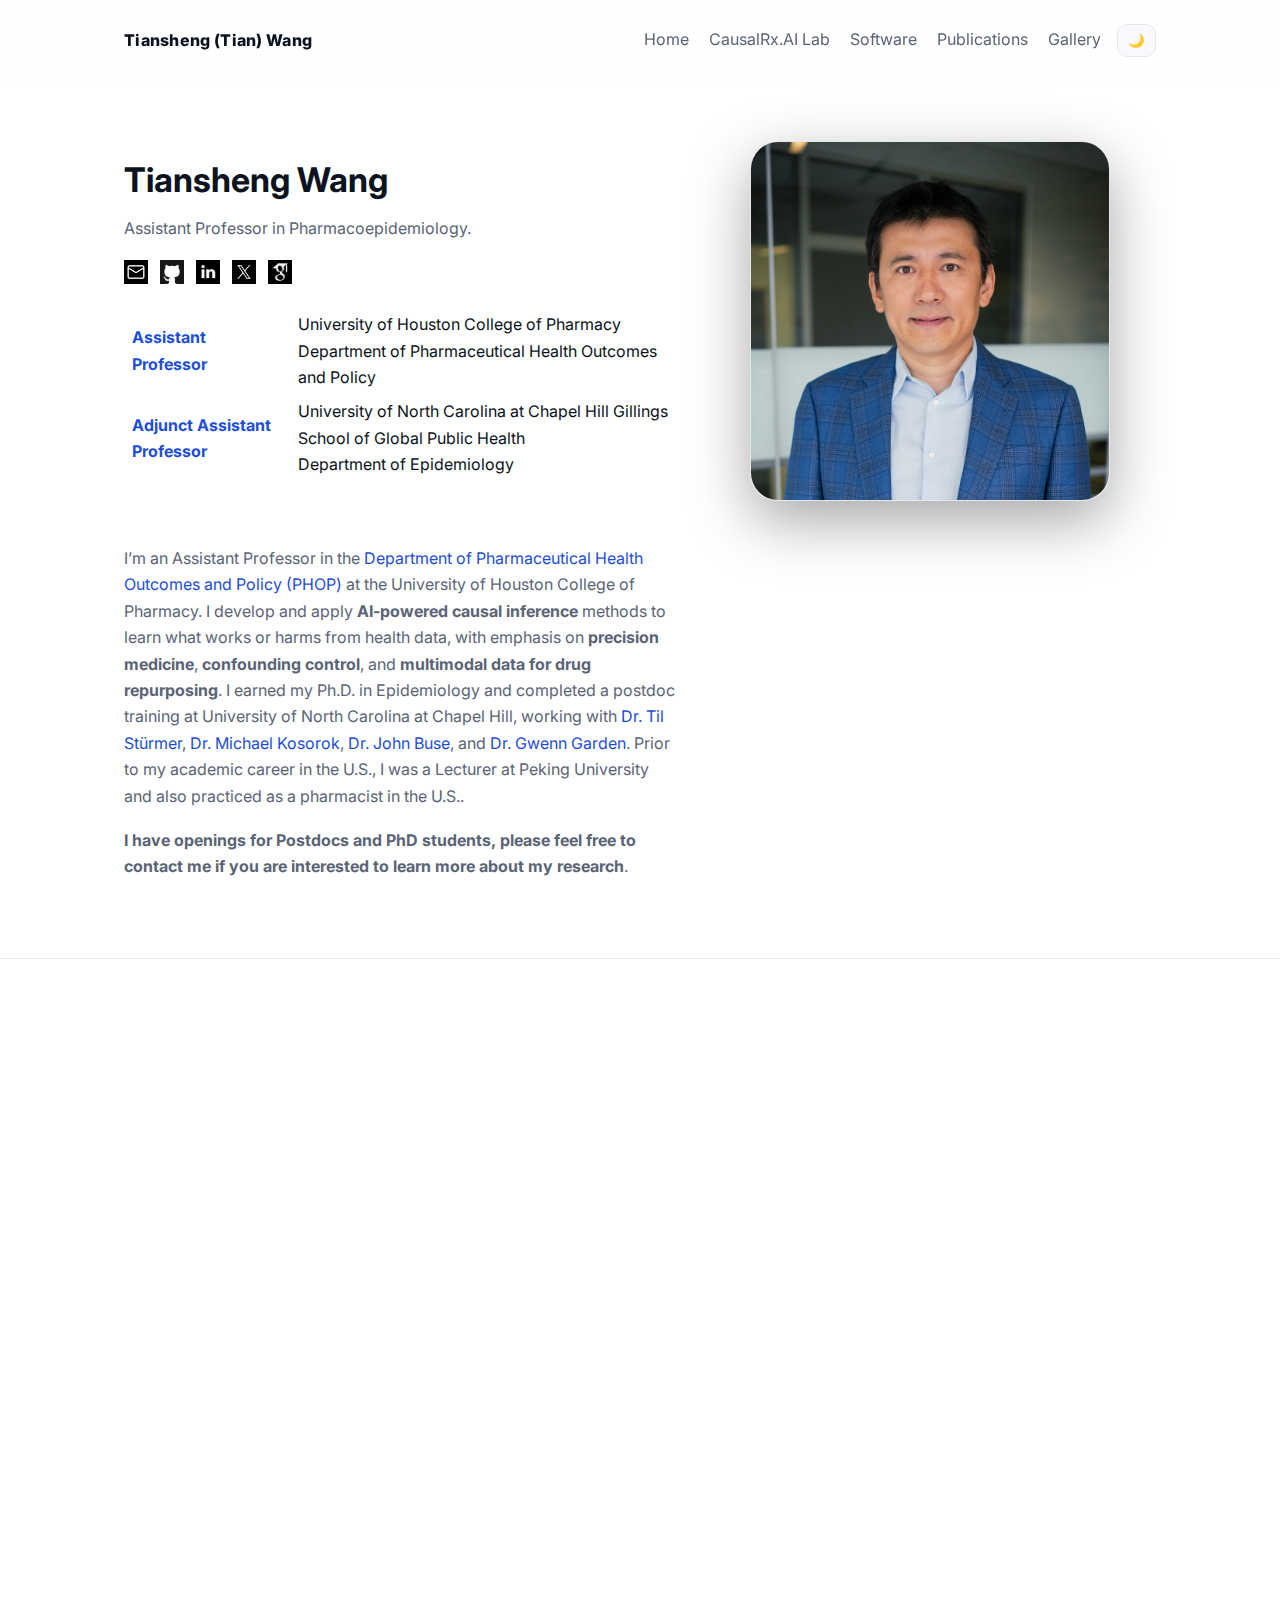
<file: index.html>
<!doctype html>
<html lang="en">
<head>
  <meta charset="utf-8" />
  <meta name="viewport" content="width=device-width, initial-scale=1" />
  <title>Tiansheng (Tian) Wang — Pharmacoepidemiology • Causal Inference • ML</title>
  <meta name="description" content="Assistant Professor (PHOP, UH). Pharmacoepidemiology, AI-powered causal inference, machine learning, real-world data." />

  <!-- Fonts + shared styles -->
  <link rel="preconnect" href="https://fonts.googleapis.com">
  <link rel="preconnect" href="https://fonts.gstatic.com" crossorigin>
  <link href="https://fonts.googleapis.com/css2?family=Inter:wght@300;400;500;600;700;800&display=swap" rel="stylesheet">

  <!-- Site CSS -->
  <link rel="stylesheet" href="/assets/styles.css">

  <!-- Font Awesome (for icons) -->
  <link rel="stylesheet" href="https://cdnjs.cloudflare.com/ajax/libs/font-awesome/6.5.2/css/all.min.css">

  <!-- Favicon -->
  <link rel="icon" href="/images/favicon.jpg" sizes="32x32">
  <link rel="icon" type="image/svg+xml" href="/images/favicon.svg">
</head>
<body>

<header>
  <div class="container">
    <nav>
      <div class="brand">Tiansheng (Tian) Wang</div>
      <div class="nav">
        <a href="#home">Home</a>
        <a href="/lab.html">CausalRx.AI Lab</a>
        <a href="/software.html">Software</a>
        <a href="/publications.html">Publications</a>
        <a href="/gallery.html">Gallery</a>
        <button id="themeToggle" class="toggle" aria-label="Toggle light/dark">🌙</button>
      </div>
    </nav>
  </div>
</header>

<main>
  <!-- Hero -->
  <section class="hero reveal" id="home">
    <div class="blob b1"></div>
    <div class="blob b2"></div>

    <div class="container grid">
      <!-- LEFT COLUMN -->
      <div class="left">
        <h1 class="title">Tiansheng Wang</h1>
        <p class="subtitle" style="margin-top:16px;">Assistant Professor in Pharmacoepidemiology.</p>

        <!-- Social icons -->
        <div style="margin:8px 0;">
          <a href="mailto:tianwang@uh.edu" target="_blank"><img src="/images/icons/mail.jpg" alt="Email" style="width:24px;height:24px;margin-right:8px;"></a>
          <a href="https://github.com/tianshengwang" target="_blank"><img src="/images/icons/github.jpg" alt="GitHub" style="width:24px;height:24px;margin-right:8px;"></a>
          <a href="https://www.linkedin.com/in/tiansheng-wang-194a3460" target="_blank"><img src="/images/icons/linkedin.jpg" alt="LinkedIn" style="width:24px;height:24px;margin-right:8px;"></a>
          <a href="https://x.com/_tianshengwang" target="_blank"><img src="/images/icons/x.jpg" alt="X" style="width:24px;height:24px;margin-right:8px;"></a>
          <a href="https://scholar.google.com/citations?user=JYtT5K8AAAAJ&hl=en" target="_blank"><img src="/images/icons/google-scholar.jpg" alt="Google Scholar" style="width:24px;height:24px;"></a>
        </div>

        <!-- Affiliations -->
        <table style="margin-top:16px;border-collapse:collapse;">
          <tr>
            <td style="padding:4px 8px;font-weight:bold;">
      <a href="https://www.uh.edu/pharmacy/about-us/directory-home/phop-faculty/tiansheng-wang/"
         target="_blank" rel="noopener">
        Assistant Professor
      </a>
    </td>
            <td style="padding:4px 8px;">University of Houston College of Pharmacy<br>Department of Pharmaceutical Health Outcomes and Policy</td>
          </tr>
          <tr>
            <td style="padding:4px 8px;font-weight:bold;">
                <a href="https://sph.unc.edu/adv_profile/tiansheng-wang/"
         target="_blank" rel="noopener">
              Adjunct Assistant Professor</td>
            <td style="padding:4px 8px;">University of North Carolina at Chapel Hill Gillings School of Global Public Health <br>Department of Epidemiology</td>
          </tr>
        </table>
      </div>

      <!-- RIGHT COLUMN -->
      <div class="right avatarWrap">
        <img class="avatar" src="/images/Tian_UHAP23.jpg" alt="Tiansheng (Tian) Wang portrait" />
      </div>

      <!-- FULL-WIDTH INTRO BELOW BOTH COLUMNS -->
      <div class="intro-wide">
        <p class="subtitle" style="margin-top:16px;">
          I’m an Assistant Professor in the 
          <a href="https://www.uh.edu/pharmacy/about-us/academic-depts/phop/" target="_blank" rel="noopener"> Department of Pharmaceutical Health Outcomes and Policy (PHOP) </a>
          at the University of Houston College of Pharmacy. 
          I develop and apply <strong>AI-powered causal inference</strong> methods to learn what works or harms from health data,
          with emphasis on <strong>precision medicine</strong>, <strong>confounding control</strong>, and
          <strong>multimodal data for drug repurposing</strong>.
          I earned my Ph.D. in Epidemiology and completed a postdoc training at University of North Carolina at Chapel Hill, working with
          <a href="https://sph.unc.edu/adv_profile/til-sturmer-md-phd/" target="_blank" rel="noopener noreferrer">Dr. Til Stürmer</a>, 
          <a href="https://sph.unc.edu/adv_profile/michael-r-kosorok-phd/" target="_blank" rel="noopener noreferrer">Dr. Michael Kosorok</a>,
          <a href="https://www.med.unc.edu/medicine/endocrinology-metabolism/people/john-buse-md-phd/" target="_blank" rel="noopener noreferrer">Dr. John Buse</a>, and 
          <a href="https://www.med.unc.edu/neurology/people/gwenn-a-garden-md-phd/" target="_blank" rel="noopener noreferrer">Dr. Gwenn Garden</a>.
          Prior to my academic career in the U.S., I was a Lecturer at Peking University and also practiced as a pharmacist in the U.S..
        </p>

        <p class="subtitle" style="margin-top:16px;">
          <strong>I have openings for Postdocs and PhD students, please feel free to contact me if you are interested to learn more about my research</strong>.
        </p>
      </div>
    </div>
  </section>

  <!-- Latest News -->
  <section id="latest-news" class="reveal">
    <div class="container">
      <h2>Latest News</h2>
      <ul>
        <li><strong>Oct 2025:</strong> 
        <i class="fa-solid fa-trophy" style="color:#f5b700; margin-right:6px;"></i>
        Honored to receive the 
          <a href="https://www.naccdata.org/nacc-navigator/blog2025-niap-awardees/" target="_blank" rel="noopener" title="Alzheimer’s Association &amp; NACC New Investigator Award winners">
    Alzheimer’s Association &amp; NACC New Investigators Award
          </a>.
        </li> 
        <li>
        <strong>Oct 2025:</strong> 
        <i class="fa-solid fa-university" style="color:#3b82f6; margin-right:6px;"></i>
        Start adjunct assistant professor position at Dept. of Epidemiology, University of North Carolina at Chapel Hill Gillings School of Global Public Health
      </li>  
        <li><strong>Sep 2025:</strong> 
          <i class="fa-solid fa-microphone" style="color:#c8102e; margin-right:6px;"></i>
          Present at 11th Annual UNC Center for Pharmacoepidemiology Methods Symposium on Using of Proximal Causal Inference to Address Unmeasured Confounding in Pharmacoepidemiology Studies.
        </li>
      <li>
        <strong>Sep 2025:</strong> 
        <i class="fa-solid fa-university" style="color:#3b82f6; margin-right:6px;"></i>
        Start tenure-track assistant professor position at Dept. of Pharmaceutical Health Outcomes and Policy, University of Houston College of Pharmacy.
      </li>        
        <li><strong>Aug 2025:</strong> 
          <i class="fa-solid fa-microphone" style="color:#c8102e; margin-right:6px;"></i>
          Present at ISPE 2025 on developing novel methods for confounding control using longitudinal pattern at baseline period. 
          <strong>Talk 1</strong>: preventative drug trajectories for confounding control; 
          <strong>Talk 2</strong>: temporal high-dimensional propensity score.
        </li>
      </ul>
    </div>
  </section>

<!-- Active Research Areas -->
  <section id="active-research" class="reveal">
    <div class="container">
      <h2>Active Research Areas</h2>

      <!-- Panel 1 -->
      <div class="panel">
        <h3>Precision Medicine</h3>
        <div class="panel-items">
          <article class="paper">
            <div class="meta">
              <ul>
                <li><a href="https://doi.org/10.1093/aje/kwad219" target="_blank"><strong>Iterative Causal Forest (iCF)</strong></a> — <em>Am J Epidemiol</em>, 2024</li>
                We've developed a machine learning subgrouping algorithm based on causal forest to better identify subpopulation who will benefit (or be harmed) more from a specific treatment.
                The iCF algorithm iteratively develops shallow causal forests at different depths to obtain a family of subgroup decisions, 
                then picks the cross-validated subgroup decision that best predicts causal treatment effect as the final output (subgroup decision).
              </ul>
            </div>
            <figure class="figure-card">
              <img src="/images/figures/FIGURE1_all_Panels_AB.jpg" alt="iCF workflow">
              <figcaption class="caption">iCF workflow</figcaption>
            </figure>
          </article>

          <article class="paper">
            <div class="meta">
              <ul>
                <li><a href="https://doi.org/10.1093/aje/kwae322" target="_blank"><strong>High-dimensional Iterative Causal Forest (hdiCF)</strong></a> — <em>Am J Epidemiol</em>, 2024</li>
                We developed hdiCF, the high-dimensional extension of our iterative Causal Forest (iCF) algorithm. 
                hdiCF uses diagnosis/procedure/prescription codes (i.e., does not require predefined covariates) to identify subgroups with heterogeneous treatment effects in claims data. 
                We demonstrate its utility using a case study of SGLT2i and hospitalized heart failure.
              </ul>
            </div>
            <figure class="figure-card">
              <img src="/images/figures/FIGURE1_hdiCF_3KEYsteps.jpg" alt="hdiCF schematic">
              <figcaption class="caption">hdiCF workflow</figcaption>
            </figure>
          </article>

          <article class="paper">
            <div class="meta">
              <ul>
                <li><a href="https://doi.org/10.1093/aje/kwaf127" target="_blank"><strong>High-dimensional method for assessing heterogeneous treatment effect in Claims</strong></a> — <em>Am J Epidemiol</em>, 2025</li>
                We introduced a new high-dimensional setting (one ordinal variable per diagnosis/procedure/prescription code) to better identify and evaluate treatment effect heterogeneity in large real-world datasets.
              </ul>
            </div>
            <figure class="figure-card">
              <img src="/images/figures/FIG2_HDsetting_comparison.jpg" alt="High-dimensional blocks">
              <figcaption class="caption">Comparing two HD settings</figcaption>
            </figure>
          </article>
        </div>
      </div>

      <!-- Panel 2 -->
      <div class="panel">
        <h3>Confounding Control</h3>
        <div class="panel-items">
          <article class="paper">
            <div class="meta">
              <ul>
                <li><a href="https://doi.org/10.1093/aje/kwaf044" target="_blank"><strong>Caution in Handling Switchers in Pharmacoepidemiologic Studies Estimating Treatment Effects</strong></a> — <em>Am J Epidemiol</em>, 2025</li>
                We highlighted the study design flaw in a specific type of time-varying exposure design, 
                which only allows individuals from the comparator group to switch to the treatment group but not the other way around (asymmetrical follow-up), inducing time-related bias.
              </ul>
            </div>
            <figure class="figure-card">
              <img src="/images/figures/Fig1_ACNUvsTVE_v3.jpg" alt="Switchers vs strategies">
              <figcaption class="caption">Handling switchers by different study designs</figcaption>
            </figure>
          </article>

          <article class="paper">
            <div class="meta">
              <ul>
                <li><strong>Temporal pattern for confounding control</strong></li>
                Work in progress, more coming soon.
              </ul>
            </div>
            <figure class="figure-card">
              <img src="/images/figures/trajectory.jpg" alt="thdPS timeline">
              <figcaption class="caption">Longitudinal pattern for confounding control</figcaption>
            </figure>
          </article>
        </div>
      </div>

      <!-- Panel 3 -->
      <div class="panel">
        <h3>Multimodal Data for Drug Repurposing</h3>
        <div class="panel-items">
             <article class="paper">
            <div class="meta">
              <ul>
                <li><a href="https://alz-journals.onlinelibrary.wiley.com/doi/epdf/10.1002/alz.71178" target="_blank"><strong>Using integrated genetic and real-world data to assess heterogeneous treatment effects</strong></a> — <em>Alzheimers Dement</em>, 2026</li>
                We assessed the heterogeneous treatment effects of statins on dementia in a target trial emulation with iterative causal forest (iCF) causal machine learning subgrouping 
                using integrated genetic and real-world data in UK Biobank data.
              </ul>
            </div>
            <figure class="figure-card">
              <img src="/images/figures/Fig1_integrated_Genetic_RWD_UKB.jpg" alt="Integrated genetic-RWD to assess drug effects">
              <figcaption class="caption">Integrated genetic and real-world data to assess drug effects</figcaption>
            </figure>
          </article>
          
          <article class="paper">
            <div class="meta">
              <ul>
                <li><a href="https://doi.org/10.1093/aje/kwaf166" target="_blank"><strong>Claims-based Dementia Identification Algorithm</strong></a> — <em>Am J Epidemiol</em>, 2025</li>
                Using Medicare claims from participants of the ARIC Study and ARIC’s rigorous syndromic dementia classification, 
                we developed and validated algorithms to identify incident and prevalent dementia,
                addressing a key need in pharmacoepidemiology and aging research.
              </ul>
            </div>
            <figure class="figure-card">
              <img src="/images/figures/Fig3_StudyDesignTimeline_Dementia.jpg" alt="ADRD algorithm timeline">
              <figcaption class="caption">ADRD identification timeline</figcaption>
            </figure>
          </article>

          <article class="paper">
            <div class="meta">
              <ul>
                <li><strong>Deep learning-powered neuroimaging analysis to assess drug effects on dementia</strong></li>
                Work in progress, more coming soon.
              </ul>
            </div>
            <figure class="figure-card">
              <img src="/images/figures/imaging_ADRD.jpg" alt="Neuroimaging">
              <figcaption class="caption">Neuroimaging data to assess drug effects</figcaption>
            </figure>
          </article>
        </div>
      </div>
    </div>
  </section>
</main>
  
<!-- Contact -->
<section id="contact" class="reveal">
  <div class="container">
    <h2>Contact</h2>
    <p><strong>Email:</strong> <a href="mailto:tianwang@uh.edu">tianwang@uh.edu</a> · <strong>GitHub:</strong> <a href="https://github.com/tianshengwang" target="_blank">@tianshengwang</a></p>
    <p style="color:#7c869a">© <span id="year"></span> Tiansheng (Tian) Wang — Built with vanilla HTML/CSS, animated blobs, and scroll-reveal ✦ Hosted on GitHub Pages.</p>
  </div>
</section>

<button id="toTop" class="toTop" aria-label="Back to top">↑</button>

<!-- Shared JS -->
<script defer src="/assets/site.js"></script>
</body>
</html>
</file>
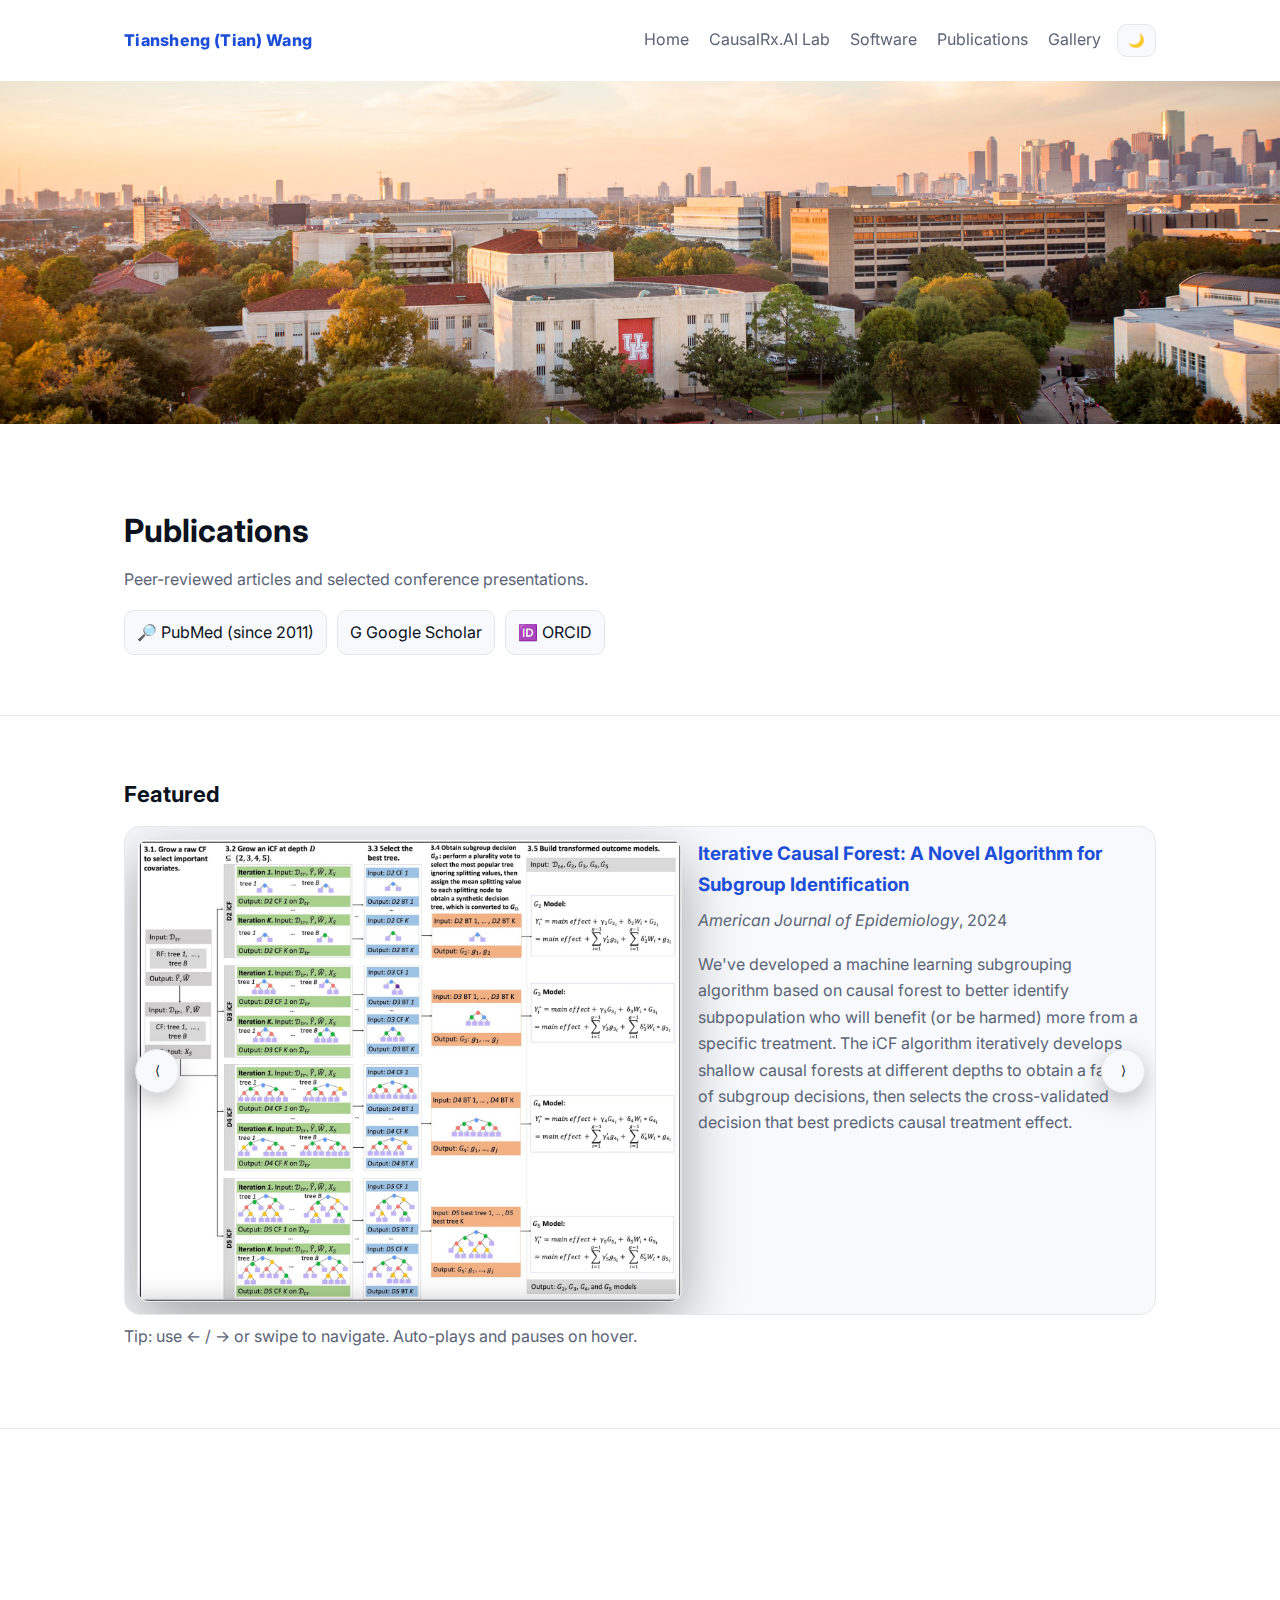
<file: publications.html>
<!doctype html>
<html lang="en">
<head>
  <meta charset="utf-8" />
  <meta name="viewport" content="width=device-width, initial-scale=1" />
  <title>Publications — Tiansheng (Tian) Wang</title>
  <meta name="description" content="Publications by Tiansheng (Tian) Wang — Pharmacoepidemiology, causal inference, machine learning." />

  <!-- Fonts + Shared CSS -->
  <link rel="preconnect" href="https://fonts.googleapis.com">
  <link rel="preconnect" href="https://fonts.gstatic.com" crossorigin>
  <link href="https://fonts.googleapis.com/css2?family=Inter:wght@300;400;500;600;700;800&display=swap" rel="stylesheet">
  <link rel="stylesheet" href="/assets/styles.css?v=11">

  <!-- Featured slider styles -->
  <style>
    .feature-hero{position:relative;border:1px solid var(--border);background:var(--card);
      border-radius:16px;padding:12px;overflow:hidden;max-width:100%}
    .feature-track{position:relative}
    .feature-slide{display:none !important;gap:16px;align-items:start}
    .feature-slide.active{display:grid !important;grid-template-columns:minmax(0,1.1fr) minmax(0,.9fr)}
    .feature-media{display:flex;align-items:center;justify-content:center}
    .feature-media img{width:100%;height:auto;max-height:55vh;object-fit:contain;border-radius:12px;border:1px solid var(--border);box-shadow:0 20px 60px rgba(0,0,0,.35)}
    .feature-title{margin:0 0 6px}
    .feature-caption{color:var(--muted);margin-top:6px}
    .feature-nav{position:absolute;top:50%;transform:translateY(-50%);width:44px;height:44px;border-radius:999px;border:1px solid var(--border);
      background:var(--card);color:var(--fg);display:flex;align-items:center;justify-content:center;cursor:pointer;box-shadow:0 8px 24px rgba(0,0,0,.25);z-index:10}
    .feature-nav.prev{left:10px}.feature-nav.next{right:10px}.feature-nav:hover{filter:brightness(1.05)}
    @media (max-width:900px){.feature-slide.active{grid-template-columns:1fr}.feature-media img{max-height:45vh}}

    /* Collapsible years */
    details.pub-year{border:1px solid var(--border);border-radius:12px;background:var(--card);padding:12px;margin:10px 0}
    details.pub-year summary{list-style:none;cursor:pointer;font-weight:700;display:flex;align-items:center;gap:8px}
    details.pub-year summary::before{content:"▸";transition:transform .2s ease}
    details.pub-year[open] summary::before{transform:rotate(90deg)}
    details.pub-year ul{margin:12px 0 0 18px}
    .pub li{margin:8px 0}
  
   /* Banner image */
    .hero-img { width:100%; line-height:0; }
    .hero-img img { display:block; width:100%; height:auto; }
    /* Optional: fixed-height banner (uncomment to crop) */
    /* .hero-img { height: 320px; background:url('/images/houstonskyline.jpg') center/cover no-repeat; }
       .hero-img img { display:none; } */
  
  </style>

  <link rel="icon" href="/images/favicon.jpg" sizes="32x32">
  <link rel="icon" type="image/svg+xml" href="/images/favicon.svg">
</head>
<body>

<header>
  <div class="container">
    <nav>
      <div class="brand"><a href="/index.html">Tiansheng (Tian) Wang</a></div>
      <div class="nav">
        <a href="/index.html">Home</a>
        <a href="/lab.html">CausalRx.AI Lab</a>
        <a href="/software.html">Software</a>
        <a href="/publications.html" class="active">Publications</a>
        <a href="/gallery.html">Gallery</a>
        <button id="themeToggle" class="toggle" aria-label="Toggle light/dark">🌙</button>
      </div>
    </nav>
  </div>
</header>

<main>

    <!-- Top Banner Image -->
  <div class="hero-img">
    <img src="/images/houstonskyline.jpg" alt="University of Houston">
  </div>


<!-- Quick links -->
<section class="reveal" style="border-bottom:1px solid var(--border);">
  <div class="container">
    <h1 style="margin-bottom:8px;">Publications</h1>
    <p class="subtitle" style="margin-top:0;">Peer-reviewed articles and selected conference presentations.</p>

    <div style="display:flex;flex-wrap:wrap;gap:10px;margin-top:14px;">
      <a class="ghost" target="_blank" rel="noopener"
         href="https://pubmed.ncbi.nlm.nih.gov/?term=%28Tiansheng%20Wang%5BAuthor%5D%29%20AND%20%28%22Peking%20University%22%5BAffiliation%5D%20OR%20%22North%20Dakota%20State%20University%22%5BAffiliation%5D%20OR%20%22University%20of%20North%20Carolina%22%5BAffiliation%5D%20OR%20%22University%20of%20Houston%22%5BAffiliation%5D%29%20AND%20%282011%2F08%2F01%5BDate%20-%20Publication%5D%20%3A%203000%5BDate%20-%20Publication%5D%29">
        🔎 PubMed (since 2011)
      </a>
      <a class="ghost" href="https://scholar.google.com/citations?user=JYtT5K8AAAAJ&hl=en" target="_blank" rel="noopener">
        G Google Scholar
      </a>
      <a class="ghost" href="https://orcid.org/0000-0002-0980-8896" target="_blank" rel="noopener">
        🆔 ORCID
      </a>
    </div>
  </div>
</section>

<!-- FEATURED slider (unchanged) -->
<section class="reveal">
  <div class="container">
    <h2 style="margin-bottom:14px;">Featured</h2>
    <div class="feature-hero" id="featureHero">
      <button class="feature-nav prev" aria-label="Previous">⟨</button>
      <div class="feature-track" id="featureTrack" aria-live="polite">
        <article class="feature-slide active" aria-hidden="false">
          <div class="feature-media">
            <img src="/images/figures/FIGURE1_all_Panels_AB.jpg" alt="iCF workflow">
          </div>
          <div class="feature-meta">
            <h3 class="feature-title">
              <a href="https://doi.org/10.1093/aje/kwad219" target="_blank" rel="noopener">
                Iterative Causal Forest: A Novel Algorithm for Subgroup Identification
              </a>
            </h3>
            <p class="subtitle"><em>American Journal of Epidemiology</em>, 2024</p>
            <p class="feature-caption">We've developed a machine learning subgrouping algorithm based on causal forest to better identify subpopulation who will benefit (or be harmed) more from a specific treatment. 
              The iCF algorithm iteratively develops shallow causal forests at different depths to obtain a family of subgroup decisions, then selects the cross-validated decision that best predicts causal treatment effect.</p>
          </div>
        </article>
        <article class="feature-slide" aria-hidden="true">
          <div class="feature-media">
            <img src="/images/figures/FIGURE1_hdiCF_3KEYsteps.jpg" alt="hdiCF steps">
          </div>
          <div class="feature-meta">
            <h3 class="feature-title">
              <a href="https://doi.org/10.1093/aje/kwae322" target="_blank" rel="noopener">
                High-dimensional Iterative Causal Forest (hdiCF)
              </a>
            </h3>
            <p class="subtitle"><em>American Journal of Epidemiology</em>, 2024</p>
            <p class="feature-caption">hdiCF extends iCF to high-dimensional claims data, using diagnosis/procedure/prescription codes to identify subgroups with heterogeneous treatment effects.</p>
          </div>
        </article>
        <article class="feature-slide" aria-hidden="true">
          <div class="feature-media">
            <img src="/images/figures/Fig3_StudyDesignTimeline_Dementia.jpg" alt="ADRD identification timeline">
          </div>
          <div class="feature-meta">
            <h3 class="feature-title">
              <a href="https://doi.org/10.1093/aje/kwaf166" target="_blank" rel="noopener">
                A Novel Algorithm to Identify Incident and Prevalent Dementia in Medicare Claims (ARIC)
              </a>
            </h3>
            <p class="subtitle"><em>American Journal of Epidemiology</em>, 2025</p>
            <p class="feature-caption">Using Medicare claims from ARIC participants and ARIC’s syndromic dementia classification, we developed and validated claims-based algorithms to identify incident and prevalent dementia.</p>
          </div>
        </article>
      </div>
      <button class="feature-nav next" aria-label="Next">⟩</button>
    </div>
    <p class="subtitle" style="margin-top:8px;color:var(--muted)">Tip: use ← / → or swipe to navigate. Auto-plays and pauses on hover.</p>
  </div>
</section>

<!-- Full publications by year (collapsible) -->
<section class="reveal">
  <div class="container">
    <h2>Publications by Year 
    <span style="font-size: 0.7em; font-weight: normal; margin-left: 8px;">
    (*corresponding author)
    </span>
    </h2>

     <!-- 2026 -->
    <details class="pub-year" open>
      <summary>2026</summary>
      <ul class="pub"> 
        <li><strong>83.</strong> Lai Y, Her QL, Zhang Y, Xu H, Kucharska-Newton AM, Ji D, Wu G, Garden Stürmer T, <strong>Wang T*</strong>, Xu Y*. The heterogeneous treatment effects of statins on dementia: a target trial emulation with causal machine learning using integrated genetic and real-world data. <em>Alzheimer's & Dementia</em>. 2026;22:e71178. <a href="https://alz-journals.onlinelibrary.wiley.com/doi/epdf/10.1002/alz.71178" target="_blank" rel="noopener">https://alz-journals.onlinelibrary.wiley.com/doi/epdf/10.1002/alz.71178</a></li>
        </ul>
    </details>
    
    <!-- 2025 -->
    <details class="pub-year" >
      <summary>2025</summary>
      <ul class="pub"> 
        <li><strong>82.</strong> Stürmer T, <strong>Wang T</strong>. Active Comparator New User Cohort Studies and Matching. <em>JAMA Internal Medicine</em>. Published online November 10, 2025. <a href="https://doi.org/10.1001/jamainternmed.2025.5792" target="_blank" rel="noopener">https://doi.org/10.1001/jamainternmed.2025.5792</a></li>
        <li><strong>81.</strong> Acheampong CO, Buse JB, Klein KR, Kim LT, Evron J, Kahkoska AR, Thompson CA, <strong>Wang T</strong>, Pate V, Leese P, Stürmer T. Investigating the association between incretin-based therapies and thyroid cancer incidence among US Medicare beneficiaries with diabetes. <em>BMJ Open Diabetes Research &amp; Care</em>. 2025;13:e005090. <a href="https://doi.org/10.1136/bmjdrc-2025-005090" target="_blank" rel="noopener">https://doi.org/10.1136/bmjdrc-2025-005090</a></li>
        <li><strong>80.</strong> Guo J, <strong>Wang T</strong>, Liu Z, Zeng W, Shen P, Sun Y, Zhan S, Xu Y. Estimating Cardiovascular Effects of Influenza Vaccination in Older Adults: A Target Trial Emulation Using Proximal Causal Inference. <em>eClinicalMedicine</em>. 2025 <a href="https://doi.org/10.1016/j.eclinm.2025.103449" target="_blank" rel="noopener">https://doi.org/10.1111/dom.70002</a></li>
        <li><strong>79.</strong> Her QL, <strong>Wang T</strong>, Stürmer T, Buse JB, Jonsson-Funk M, Webster-Clark M. Suicidality among overweight and obese patients after semaglutide exposure in a United States commercial insurance population: a real-world study. <em>Diabetes Obes Metab</em>. 2025;1‐10. <a href="https://doi.org/10.1111/dom.70002" target="_blank" rel="noopener">https://doi.org/10.1111/dom.70002</a></li>
        <li><strong>78.</strong> <strong>Wang T</strong>, Pate V, Kim DH, Power MC; Garden G, Palta P, Knopman D, Jonson-Funk M, Stürmer T, Kucharska-Newton AM. Developing A Novel Algorithm to Identify Incident and Prevalent Dementia in Medicare Claims. The ARIC Study. <em>Am J Epidemiol</em>. 2025 Aug 4:kwaf166. <a href="https://doi.org/10.1093/aje/kwaf166" target="_blank" rel="noopener">https://doi.org/10.1093/aje/kwaf166</a></li>
        <li><strong>77.</strong> <strong>Wang T*</strong>, Wang J, Kinlaw AC, Wyss R, Pate V, Gou Z, Buse JB, Keet CA, Kosorok MR, Stürmer T. Glucagon-like Peptide 1 Receptor Agonists in Asthma Exacerbations: an Application of High-dimensional Iterative Causal Forest to Identify Subgroups. <em>Pharmacoepidemiol Drug Saf</em>. 2025;34:e70192. <a href="https://doi.org/10.1002/pds.70192" target="_blank" rel="noopener">https://doi.org/10.1002/pds.70192</a></li>
        <li><strong>76.</strong> <strong>Wang T*</strong>, Pate V, Wyss R, Buse JB, Kosorok MR, Stürmer T. A Novel High Dimensional Approach to Assess Heterogeneous Treatment Effect in Claims Data. <em>Am J Epidemiol</em>. 2025. <a href="https://doi.org/10.1093/aje/kwaf127" target="_blank" rel="noopener">https://doi.org/10.1093/aje/kwaf127</a></li>
        <li><strong>75.</strong> Zeng W, <strong>Wang T</strong>, Stürmer T, He N, Shen P, Lin H, Guan X, Xu Y. Comparative effectiveness of ACE inhibitors and ARBs on cardiovascular outcomes in older adults with T2DM: a target trial emulation study. <em>Cardiovasc Diabetol</em>. 2025;24:194.<a href="https://doi.org/10.1186/s12933-025-02753-1" target="_blank" rel="noopener">https://doi.org/10.1186/s12933-025-02753-1</a></li>
        <li><strong>74.</strong> <strong>Wang T</strong>, Wang J, Song Z, Miller E, Pate V, Her Q, Yang J, Charlier SHR, Egger P, Barnes EL, Buse JB, Becker C, Sandler RS, Meier C, Jick S, Stürmer T. Caution in Handling Switchers in Pharmacoepidemiologic Studies Estimating Treatment Effects: The Example of DPP-4 Inhibitors and IBD. <em>Am J Epidemiol</em>. 2025. <a href="https://doi.org/10.1093/aje/kwaf044" target="_blank" rel="noopener">https://doi.org/10.1093/aje/kwaf044</a></li>
        <li><strong>73.</strong> Guo J, <strong>Wang T</strong>, Cao H, Ma Q, Tang Y, Li T, Wang L, Xu Y, Zhan S. Application of methodological strategies to address unmeasured confounding in real-world vaccine safety and effectiveness study: a systematic review. <em>J Clin Epidemiol</em>. 2025. <a href="https://www.jclinepi.com/article/S0895-4356(25)00070-8/abstract" target="_blank" rel="noopener">Journal page</a></li>
        <li><strong>72.</strong> Ji D, Dong S, <strong>Wang T</strong>, Wei J, Shen P, Lin H, Shi L, Guang X, Yang X. Statin Use and Risk of Intracerebral Hemorrhage in Chinese Population: A Target Trial Emulation Study. <em>Neurology</em>. 2025. <a href="https://www.neurology.org/doi/10.1212/WNL.0000000000213489" target="_blank" rel="noopener">Neurology</a></li>
      </ul>
    </details>

    <!-- 2024 -->
    <details class="pub-year">
      <summary>2024</summary>
      <ul class="pub">
        <li><strong>71.</strong> <strong>Wang T</strong>, Ji D, Stürmer T, Ismail S, Dong S, Shen P, Lin H, Shi L, Guan X, Xu Y. The Effect of SGLT2 Inhibitors on Hemoglobin A1C Variability and Acute Kidney Injury: A Causal Mediation Analysis. <em>Pharmacoepidemiol Drug Saf</em>. 2024 Aug;33(8):e5876. (Cover Image: <a href="https://onlinelibrary.wiley.com/doi/abs/10.1002/pds.70039" target="_blank" rel="noopener">link</a>)</li>
        <li><strong>70.</strong> <strong>Wang T*</strong>, Keil AP, Buse JB, Keet C, Kim S, Wyss R, Pate V, Jonsson-Funk M, Pratley RE, Kvist K, Kosorok MR, Stürmer T. GLP-1 Receptor Agonists and Asthma Exacerbations: Which Patients Benefit Most? <em>Ann Am Thorac Soc</em>. 2024 Jul 16. <a href="https://www.atsjournals.org/doi/abs/10.1513/AnnalsATS.202309-836OC" target="_blank" rel="noopener">journal</a></li>
        <li><strong>69.</strong> <strong>Wang T*</strong>, Pate V, Wyss R, Buse JB, Kosorok MR, Stürmer T. High-dimensional Iterative Causal Forest (hdiCF): a Novel Algorithm for Subgroup Identification in Claims Data. <em>Am J Epidemiol</em>. 2024 Sep 5;194(7):2085–97. <a href="https://doi.org/10.1093/aje/kwae322" target="_blank" rel="noopener">https://doi.org/10.1093/aje/kwae322</a></li>
        <li><strong>68.</strong> <strong>Wang T</strong>, Keil AP, Kim S, Wyss R, Htoo PT, Funk MJ, Buse JB, Kosorok MR, Stürmer T. Iterative Causal Forest: A Novel Algorithm for Subgroup Identification. <em>Am J Epidemiol</em>. 2024 May 7;193(5):764–776.</li>
        <li><strong>67.</strong> Her QL, Dejene SZ, Ismail S, <strong>Wang T</strong>, Jonsson-Funk M, Pate V, Min JY, Flory J. Validation of an ICD-10-CM algorithm in identifying severe hypoglycemia events in large health care databases. <em>Diabetes Obes Metab</em>. 2024 Apr;26(4):1282–1290.</li>
      </ul>
    </details>

    <!-- 2023 -->
    <details class="pub-year">
      <summary>2023</summary>
      <ul class="pub">
        <li><strong>66.</strong> Wei J, Xu H, Zhang D, Tang H, <strong>Wang T</strong>, Steck SE, Divers J, Zhang J, Merchant AT. Initiation of Antihypertensive Medication from Midlife on Incident Dementia: The Health and Retirement Study. <em>J Alzheimers Dis</em>. 2023 Jul 5. doi:10.3233/JAD-230398.</li>
        <li><strong>65.</strong> Wei J, Xu H, Liese A, Merchant A, Wang L, Yang CH, Lohman M, Brown M, <strong>Wang T</strong>, Friedman D. The 10-Year CVD Risk Score and Cognitive Function among Older Adults: NHANES 2011–2014. <em>J Am Heart Assoc</em>. 2023 Jun 6;12(11):e028527.</li>
        <li><strong>64.</strong> Li X, Zhou L, Gaggl M, Kinlaw AC, Gou Z, Yang X, Wei J, <strong>Wang T*</strong>. Remdesivir for COVID-19 and AKI: FAERS disproportionality analysis. <em>Int J Clin Pharm</em>. 2023 Apr;45(2):509–514.</li>
      </ul>
    </details>

    <!-- 2022 -->
    <details class="pub-year">
      <summary>2022</summary>
      <ul class="pub">
        <li><strong>63.</strong> Htoo PT, Buse JB, Cavender M, <strong>Wang T</strong>, Pate V, Edwards J, Stürmer T. Comparative cardiovascular effects of sodium glucose cotransporter-2 inhibitors and glucagon like peptide-1 receptor agonists in older patients with diabetes with varying cardiovascular risk profiles: a cohort study. . <em>J Am Heart Assoc</em>. 2022 Feb 15;11(4):e022376.</li>
        <li><strong>62.</strong> Zhao Y, Zhang J, Zheng K, Thai S, Simpson RJ, Kinlaw AC, Xu Y, Wei J, Cui X, Buse JB, Stürmer T, <strong>Wang T*</strong>. Serious CV adverse events with hydroxychloroquine/chloroquine ± azithromycin in COVID-19: FAERS analysis. <em>Drugs - Real World Outcomes</em>. 2022 Jun;9(2):231–241.</li>
      </ul>
    </details>

    <!-- 2021 -->
    <details class="pub-year">
      <summary>2021</summary>
      <ul class="pub">
        <li><strong>61.</strong> Webster-Clark M, Stürmer T, <strong>Wang T</strong>, et al. Using propensity scores to estimate effects of treatment initiation decisions: State of the science. <em>Stat Med</em>. 2021 Mar 30;40(7):1718–1735.</li>
        <li><strong>60.</strong> Guo M, Thai S, Zhou J, Wei J, Zhao Y, Xu W, <strong>Wang T*</strong>, Cui X. Evaluation of DOAC-associated hemorrhagic events using FAERS. <em>Int J Clin Pharm</em>. 2021 Jun 9.</li>
        <li><strong>59.</strong> Tang H, Zhou L, Li X, Kinlaw AC, Yang JY, Moon AM, Barnes EL, <strong>Wang T</strong>. DILI with lopinavir-ritonavir in COVID-19: FAERS disproportionality. <em>Int J Clin Pharm</em>. 2021 Aug;43(4):1116–1122.</li>
        <li><strong>58.</strong> Wei J, Ali MK, <strong>Wang T</strong>, Xu H. Abdominal aortic calcification and cognitive function among older adults. <em>Int J Geriatr Psychiatry</em>. 2021 Nov;36(11):1778–1784.</li>
        <li><strong>57.</strong> Wei J, Hou R, Xie L, Chandrasekar EK, Lu H, <strong>Wang T</strong>, Li C, Xu H. Sleep, sedentary, physical activity, and cognitive function: NHANES 2011–2014. <em>J Sci Med Sport</em>. 2021 Feb;24(2):189–194.</li>
      </ul>
    </details>

    <!-- 2020 -->
    <details class="pub-year">
      <summary>2020</summary>
      <ul class="pub">
        <li><strong>56.</strong> Stürmer T, <strong>Wang T</strong>, Golightly YM, et al. Methodological considerations for real-world data. <em>Rheumatology</em>. 2020;59:1425.</li>
        <li><strong>55.</strong> Xu Y, <strong>Wang T</strong>, Yang Z, Lin H, Shen P, Zhan S. Sulfonylurea monotherapy and HF hospitalization risk in T2DM: China cohort. <em>PDS</em> 2020 Jun;29(6):635–643.</li>
        <li><strong>54.</strong> Yang JY, <strong>Wang T</strong>, Pate V, Buse JB, Stürmer T. SGLT2i and Fournier’s gangrene: real-world evidence. <em>BMJ Open Diabetes Res Care</em>. 2020;8:e000985.</li>
        <li><strong>53.</strong> Li D, Silvester JA, Crowley MJ, Yang JY, Alexopoulos AS, Xu Y, Zhan S, <strong>Wang T*</strong>. DPP-4 inhibitors use and celiac disease: FAERS analysis. <em>Ther Adv Chronic Dis</em>. 2020;11:1–3.</li>
        <li><strong>52.</strong> Lu W, Sun S, Wei J, Thai S, Li D, Tang H, <strong>Wang T</strong>, Sun L. DPP-4 inhibitors and VTE: FAERS data mining. <em>Int J Clin Pharm</em>. 2020 Oct;42(5):1364–1368.</li>
        <li><strong>51.</strong> Zhao M, Sun S, Huang Z, <strong>Wang T</strong>, Tang H. Network meta-analysis of novel glucose-lowering drugs on AKI risk. <em>CJASN</em>. 2020 Dec 31;16(1):70–78.</li>
        <li><strong>50.</strong> Xin L, Sun S, Wang J, Lu W, <strong>Wang T</strong>, Tang H. DPP-4 inhibitors and VTE risk: CV outcomes trials meta-analysis. <em>Thromb Haemost</em>. 2020.</li>
        <li><strong>49.</strong> Li D, Wu T, <strong>Wang T</strong>, et al. SGLT2i and dyslipidemia risk: RCT meta-analysis. <em>Pharmacoepidemiol Drug Saf</em>. 2020 May;29(5):582–590.</li>
      </ul>
    </details>

    <!-- 2019 -->
    <details class="pub-year">
      <summary>2019</summary>
      <ul class="pub">
        <li><strong>48.</strong> <strong>Wang T</strong>, Yang YJ, Buse JB, Pate V, Tang H, Barnes EL, Sandler RS, Stürmer T. DPP-4 inhibitors and IBD risk: US adults real-world evidence. <em>Diabetes Care</em>. 2019 Nov;42(11):2065–2074.</li>
        <li><strong>47.</strong> Yang JY, <strong>Wang T</strong>, et al. SGLT2i and lower-extremity amputation: evolving evidence. <em>Diabetes Obes Metab</em>. 2019 May;21(5):1223–1236.</li>
        <li><strong>46.</strong> <strong>Wang T*</strong>, Lu W, Tang H, Buse JB, Stürmer T, Gower EW. GLP-1RA and diabetic retinopathy: FAERS analysis. <em>Diabetes Care</em>. 2019 Feb;42(2):e21–e23.</li>
        <li><strong>45.</strong> <strong>Wang T*</strong>, Lu W, Li D, Yang JY, Tang H, Buse JB, Stürmer T. DPP-4 inhibitors and IBD: FAERS analysis. <em>Diabetes Care</em>. 2019 Jun;42(6):e89–e91.</li>
        <li><strong>44.</strong> Wei J, Xie L, Song S, <strong>Wang T</strong>, Li C. Isotemporal substitution of sedentary behavior with PA and depressive symptoms in older adults: NHANES 2007–2016. <em>J Affect Disord</em>. 2019 Jul 5;257:257–262.</li>
        <li><strong>43.</strong> Wei J, Ying M, Xie L, Chandrasekar EK, Lu H, <strong>Wang T</strong>, Li C. Late-life depression and cognitive function in older US adults: NHANES 2011–2014. <em>J Psychiatr Res</em>. 2019 Apr;111:30–35.</li>
        <li><strong>42.</strong> Li G, Crowley M, Tang H, Yang JY, Sander RS, <strong>Wang T*</strong>. DPP-4 inhibitors and IBD risk: RCT meta-analysis. <em>Diabetes Care</em>. 2019 Jul;42(7):e119–e121.</li>
        <li><strong>41.</strong> Wang A, Yang K, <strong>Wang T</strong>, et al. SGLT2i and VTE risk: systematic review and meta-analysis. <em>Diabetes Metab Res Rev</em>. 2019;e3174.</li>
      </ul>
    </details>

    <!-- 2018 -->
    <details class="pub-year">
      <summary>2018</summary>
      <ul class="pub">
        <li><strong>40.</strong> Wei J, Hou R, Kowalski A, <strong>Wang T</strong>, et al. ALA intake and CHD risk: dose-response meta-analysis. <em>Br J Nutr</em>. 2018 Jan;119(1):83–89.</li>
        <li><strong>39.</strong> <strong>Wang T</strong>, Hong J-L, Gower EW, Pate V, Garg S, Buse JB, Stürmer T. Incretin-based therapies and diabetic retinopathy: older US adults. <em>Diabetes Care</em>. 2018 Sep;41(9):1998–2009.</li>
        <li><strong>38.</strong> Li X, Thai S, Lu W, Sun S, Tang H, Zhai S, <strong>Wang T*</strong>. TCM and drug-induced anaphylaxis: Beijing pharmacovigilance database. <em>Int J Clin Pharm</em>. 2018 Aug;40(4):921–927.</li>
        <li><strong>37.</strong> Zhao Y, Lu H, Thai S, Li X, Tang H, Hui J, Zhai S, Sun L, <strong>Wang T*</strong>. Algorithm to identify drug-induced anaphylaxis: Beijing DB. <em>Int J Clin Pharm</em>. 2018 Aug;40(4):862–869.</li>
        <li><strong>36.</strong> Xing Y, Zhang H, Sun S, Ma X, Pleasants R, Tang H, Zheng H, Zhai S, <strong>Wang T*</strong>. Pediatric drug-induced anaphylaxis: features & treatment. <em>Eur J Pediatr</em>. 2018 Jan;177(1):145–154.</li>
        <li><strong>35.</strong> Zhao Y, Sun S, Li X, Ma X, Tang H, Sun L, Zhai S, <strong>Wang T*</strong>. Drug-induced anaphylaxis in China: 10-year analysis. <em>Int J Clin Pharm</em>. 2018 Oct;40(5):1349–1358.</li>
        <li><strong>34.</strong> Zhao Y, <strong>Wang T</strong>, Li G, Sun S. Pharmacovigilance in China: development and challenges. <em>Int J Clin Pharm</em>. 2018 Aug;40(4):823–831.</li>
        <li><strong>33.</strong> Tang H, Li G, Zhao Y, Wang F, Gower EW, Shi L, <strong>Wang T*</strong>. DR events across glucose-lowering drugs: network meta-analysis. <em>Diabetes Obes Metab</em>. 2018 May;20(5):1262–1279.</li>
        <li><strong>32.</strong> Li D, Shi W, <strong>Wang T</strong>, Tang H. SGLT2i + DPP-4i combo therapy: systematic review & meta-analysis. <em>Diabetes Obes Metab</em>. 2018 Aug;20(8):1972–1976.</li>
        <li><strong>31.</strong> Tang H, Shi W, Fu S, <strong>Wang T</strong>, Zhai S, Song Y, Han J. Pioglitazone and bladder cancer risk: systematic review & meta-analysis. <em>Cancer Med</em>. 2018 Apr;7(4):1070–1080.</li>
        <li><strong>30.</strong> Li D, Yang JY, <strong>Wang T</strong>, Shen S, Tang H. SGLT2i and diabetic foot / amputation risk: meta-analysis. <em>Diabetes & Metabolism</em>. 2018 Nov;44(5):410–414.</li>
        <li><strong>29.</strong> Pleasants RA, <strong>Wang T</strong>, Xu X, et al. Nebulized corticosteroids for COPD exacerbations: SR/MA & perspective. <em>Respir Care</em>. 2018 Oct;63(10):1302–1310.</li>
        <li><strong>28.</strong> Cui JY, Zhou RR, Han S, <strong>Wang T</strong>, et al. Statin therapy and glycemic control in T2D: network meta-analysis. <em>J Clin Pharm Ther</em>. 2018 Aug;43(4):556–570.</li>
        <li><strong>27.</strong> Wang X, Li M, Wang M, Cui S, Shi L, <strong>Wang T*</strong>. Mobile messaging-based case studies in pharmacotherapy class. <em>J Comput Assist Learn</em>. 2018;34:526–533.</li>
      </ul>
    </details>

    <!-- 2017 -->
    <details class="pub-year">
      <summary>2017</summary>
      <ul class="pub">
        <li><strong>26.</strong> <strong>Wang T</strong>, Ma X, Xing Y, Sun S, Zhang H, Stürmer T, et al. Epinephrine use in drug-induced anaphylaxis: Beijing DB. <em>Int Arch Allergy Immunol</em>. 2017;173(1):51–60.</li>
        <li><strong>25.</strong> Tang H, Li D, Zhang J, Li Y, <strong>Wang T</strong>, Zhai S, Song Y. SGLT2i and adverse renal outcomes: network & cumulative meta-analysis of RCTs. <em>Diabetes Obes Metab</em>. 2017 Aug;19(8):1106–1115.</li>
        <li><strong>24.</strong> Liu Y, Li J, <strong>Wang T</strong>, Wang Y, Zhao L, Fang Y. Genistein and glucose/insulin sensitivity in postmenopausal women: meta-analysis. <em>Maturitas</em>. 2017 Mar;97:44–52.</li>
        <li><strong>23.</strong> Li D, <strong>Wang T</strong>, Shen S, Fang Z, Dong Y, Tang H. UTI/genital infections with SGLT2i: RCT meta-analysis. <em>Diabetes Obes Metab</em>. 2017 Mar;19(3):348–355.</li>
        <li><strong>22.</strong> Tang H, Cui W, Li D, <strong>Wang T</strong>, Zhang J, Zhai S, Song Y. SGLT2i added to insulin for T2D: RCT meta-analysis. <em>Diabetes Obes Metab</em>. 2017 Jan;19(1):142–147.</li>
      </ul>
    </details>

    <!-- 2016 -->
    <details class="pub-year">
      <summary>2016</summary>
      <ul class="pub">
        <li><strong>21.</strong> Tang H, Li D, <strong>Wang T</strong>, Zhai S, Song Y. SGLT2i and DKA among T2D: RCT meta-analysis. <em>Diabetes Care</em>. 2016 Aug;39(8):e123–4.</li>
        <li><strong>20.</strong> Tang H, Li D, Zhang J, Hsu Y, <strong>Wang T</strong>, Zhai S, Song Y. SGLT2i and fracture risk: network & cumulative meta-analysis. <em>Diabetes Obes Metab</em>. 2016 Dec;18(12):1199–1206.</li>
        <li><strong>19.</strong> Liu F, Wang HM, <strong>Wang T</strong>, Zhang YM, Zhu X. Thymosin α1 for sepsis: SR of RCTs. <em>BMC Infect Dis</em>. 2016 Sep 15;16:488.</li>
        <li><strong>18.</strong> Tang H, Fang Z, <strong>Wang T</strong>, Cui W, Zhai S, Song Y. SGLT2i on CV outcomes and all-cause mortality: meta-analysis. <em>Am J Cardiol</em>. 2016 Dec 1;118(11):1774–1780.</li>
        <li><strong>17.</strong> Li X, Yu C, <strong>Wang T</strong>, Tang H. CYP2C19 polymorphisms and voriconazole outcomes: SR/MA. <em>Eur J Clin Pharmacol</em>. 2016 Oct;72(10):1185–1193.</li>
        <li><strong>16.</strong> Zhou J, Ma X, <strong>Wang T</strong>, Zhai S. Bisphosphonates for short-term fracture prevention in primary osteoporosis: network MA. <em>Osteoporos Int</em>. 2016 Nov;27(11):3289–3300.</li>
        <li><strong>15.</strong> Li J, Liu Y, <strong>Wang T</strong>, Zhao L, Feng W. Genistein and plasma lipids/homocysteine in postmenopausal women: meta-analysis. <em>Climacteric</em>. 2016 Oct;19(5):440–447.</li>
        <li><strong>14.</strong> Zhou J, <strong>Wang T</strong>, Zhao X, Miller DR, Zhai S. Bisphosphonates to prevent fracture in men: SR with network MA. <em>Rheumatol Ther</em>. 2016 Jun;3(1):117–128.</li>
        <li><strong>13.</strong> <strong>Wang T</strong>, Wang F, Zhou J, Tang H, Giovenale S. CV & arrhythmia events with incretin therapies: meta-analysis of RCTs. <em>Diabetes Metab Res Rev</em>. 2016 Nov;32(8):843–857.</li>
        <li><strong>12.</strong> Jin H, <strong>Wang T*</strong>, Falcione B, et al. Voriconazole trough concentration vs efficacy/safety: SR/MA. <em>J Antimicrob Chemother</em>. 2016 Jul;71(7):1772–1785.</li>
        <li><strong>11.</strong> Pleasants R, <strong>Wang T</strong>, Gao J, Tang HL, Donohue J. Inhaled umeclidinium in COPD: SR/MA. <em>Drugs</em>. 2016 Mar;76(3):343–361.</li>
        <li><strong>10.</strong> <strong>Wang T</strong>, Wang F, Xin X, Pleasants R, Shi L. Using microblogs for health communication with a pharmacist-based account. <em>Patient Educ Couns</em>. 2016 Aug;99(8):1432–1437.</li>
      </ul>
    </details>

    <!-- 2015 -->
    <details class="pub-year">
      <summary>2015</summary>
      <ul class="pub">
        <li><strong>9.</strong> <strong>Wang T</strong>, Wang F, Gou Z, Tang H, Li C, Shi L, Zhai SD. Incretin-based therapies & acute pancreatitis risk: meta-analysis of 1,324,515 pts from observational studies. <em>Diabetes Obes Metab</em>. 2015 Jan;17(1):32–41.</li>
        <li><strong>8.</strong> <strong>Wang T</strong>, Benedict N, Olsen KM, et al. Critical care pharmacist’s interventions & medication errors: SR/MA of observational studies. <em>J Crit Care</em>. 2015 Oct;30(5):1101–1108.</li>
        <li><strong>7.</strong> Li D, <strong>Wang T</strong>, Shen S, Yu J, Zhang Y, Zhang C, Tang H. Fluoroquinolones in newly diagnosed, sputum-positive TB therapy: SR & network MA. <em>PLoS ONE</em>. 2015 Dec 15;10(12):e0145066.</li>
        <li><strong>6.</strong> Tang HL, Yan YY, <strong>Wang T</strong>, et al. FSHR Asn680Ser polymorphism and controlled ovarian hyperstimulation outcomes: updated meta-analysis. <em>J Assist Reprod Genet</em>. 2015 Dec;32(12):1801–1810.</li>
      </ul>
    </details>

    <!-- 2014 -->
    <details class="pub-year">
      <summary>2014</summary>
      <ul class="pub">
        <li><strong>5.</strong> <strong>Wang T</strong>, Gou Z, Wang F, Ma M, Zhai SD. GLP-1 analogues vs sitagliptin in T2D: head-to-head SR/MA. <em>PLoS ONE</em>. 2014 Aug 4;9(8):e103798.</li>
      </ul>
    </details>

    <!-- 2013 -->
    <details class="pub-year">
      <summary>2013</summary>
      <ul class="pub">
        <li><strong>4.</strong> <strong>Wang T</strong>, Wang F, Shi L. Microblog-based case studies in a pharmacotherapy intro class in China. <em>BMC Med Educ</em>. 2013 Sep 8;13:120.</li>
      </ul>
    </details>

    <!-- 2012 -->
    <details class="pub-year">
      <summary>2012</summary>
      <ul class="pub">
        <li><strong>3.</strong> Yi ZM, Zhai SD, Huang S, <strong>Wang T</strong>, Liu F. Off-label prescriptions for adult neurological patients: pilot survey in China. <em>Int J Clin Pharm</em>. 2012 Feb;34(1):81–87.</li>
        <li><strong>2.</strong> Natesan S, <strong>Wang T</strong>, Lukacova V, et al. Cell-QSAR: dissection of receptor binding & intracellular disposition in antifilarial activities of Selwood antimycins. <em>J Med Chem</em>. 2012 Apr 26;55(8):3699–3712.</li>
      </ul>
    </details>

    <!-- 2011 -->
    <details class="pub-year">
      <summary>2011</summary>
      <ul class="pub">
        <li><strong>1.</strong> Natesan S, <strong>Wang T</strong>, Lukacova V, Bartus V, Khandelwal A, Balaz S. Multispecies multimode ligand-receptor interactions in 3D-QSAR: CoMFA of thyroxine analogs binding to transthyretin. <em>J Chem Inf Model</em>. 2011;51(5):1132–1150.</li>
      </ul>
    </details>

  </div>
</section>
</main>

<section id="contact" class="reveal">
  <div class="container">
    <h2>Contact</h2>
    <p><strong>Email:</strong> <a href="mailto:tianwang@uh.edu">tianwang@uh.edu</a> · <strong>GitHub:</strong> <a href="https://github.com/tianshengwang" target="_blank">@tianshengwang</a></p>
    <p style="color:#7c869a">© <span id="year"></span> Tiansheng (Tian) Wang — Built with vanilla HTML/CSS, animated blobs, and scroll-reveal ✦ Hosted on GitHub Pages.</p>
  </div>
</section>

<button id="toTop" class="toTop" aria-label="Back to top">↑</button>

<!-- Shared + slider JS -->
<script defer src="/assets/site.js"></script>
<script>
  // Featured slider (unchanged)
  (() => {
    const hero = document.getElementById('featureHero');
    if (!hero) return;
    const slides = Array.from(hero.querySelectorAll('.feature-slide'));
    if (!slides.length) return;
    let i = 0;
    const prev = hero.querySelector('.feature-nav.prev');
    const next = hero.querySelector('.feature-nav.next');

    const setActive = (idx) => {
      slides.forEach((s, k) => {
        const on = (k === idx);
        s.classList.toggle('active', on);
        s.setAttribute('aria-hidden', on ? 'false' : 'true');
      });
    };

    const goPrev = () => { i = (i - 1 + slides.length) % slides.length; setActive(i); };
    const goNext = () => { i = (i + 1) % slides.length; setActive(i); };

    prev?.addEventListener('click', goPrev);
    next?.addEventListener('click', goNext);

    // Keyboard
    document.addEventListener('keydown', (e)=>{
      if (e.key === 'ArrowLeft') goPrev();
      else if (e.key === 'ArrowRight') goNext();
    });

    // Swipe
    let startX = null;
    hero.addEventListener('touchstart', (e)=>{ startX = e.touches[0].clientX; }, {passive:true});
    hero.addEventListener('touchend', (e)=>{
      if (startX === null) return;
      const dx = e.changedTouches[0].clientX - startX;
      if (Math.abs(dx) > 40) { dx > 0 ? goPrev() : goNext(); }
      startX = null;
    }, {passive:true});

    // Auto-play with pause on hover & visibility
    let timer = null;
    const intervalMs = 6000;
    const start = () => { stop(); timer = setInterval(goNext, intervalMs); };
    const stop  = () => { if (timer) { clearInterval(timer); timer = null; } };

    hero.addEventListener('mouseenter', stop);
    hero.addEventListener('mouseleave', start);
    document.addEventListener('visibilitychange', () => { document.hidden ? stop() : start(); });

    setActive(0);
    start();
  })();
</script>
</body>
</html>
</file>
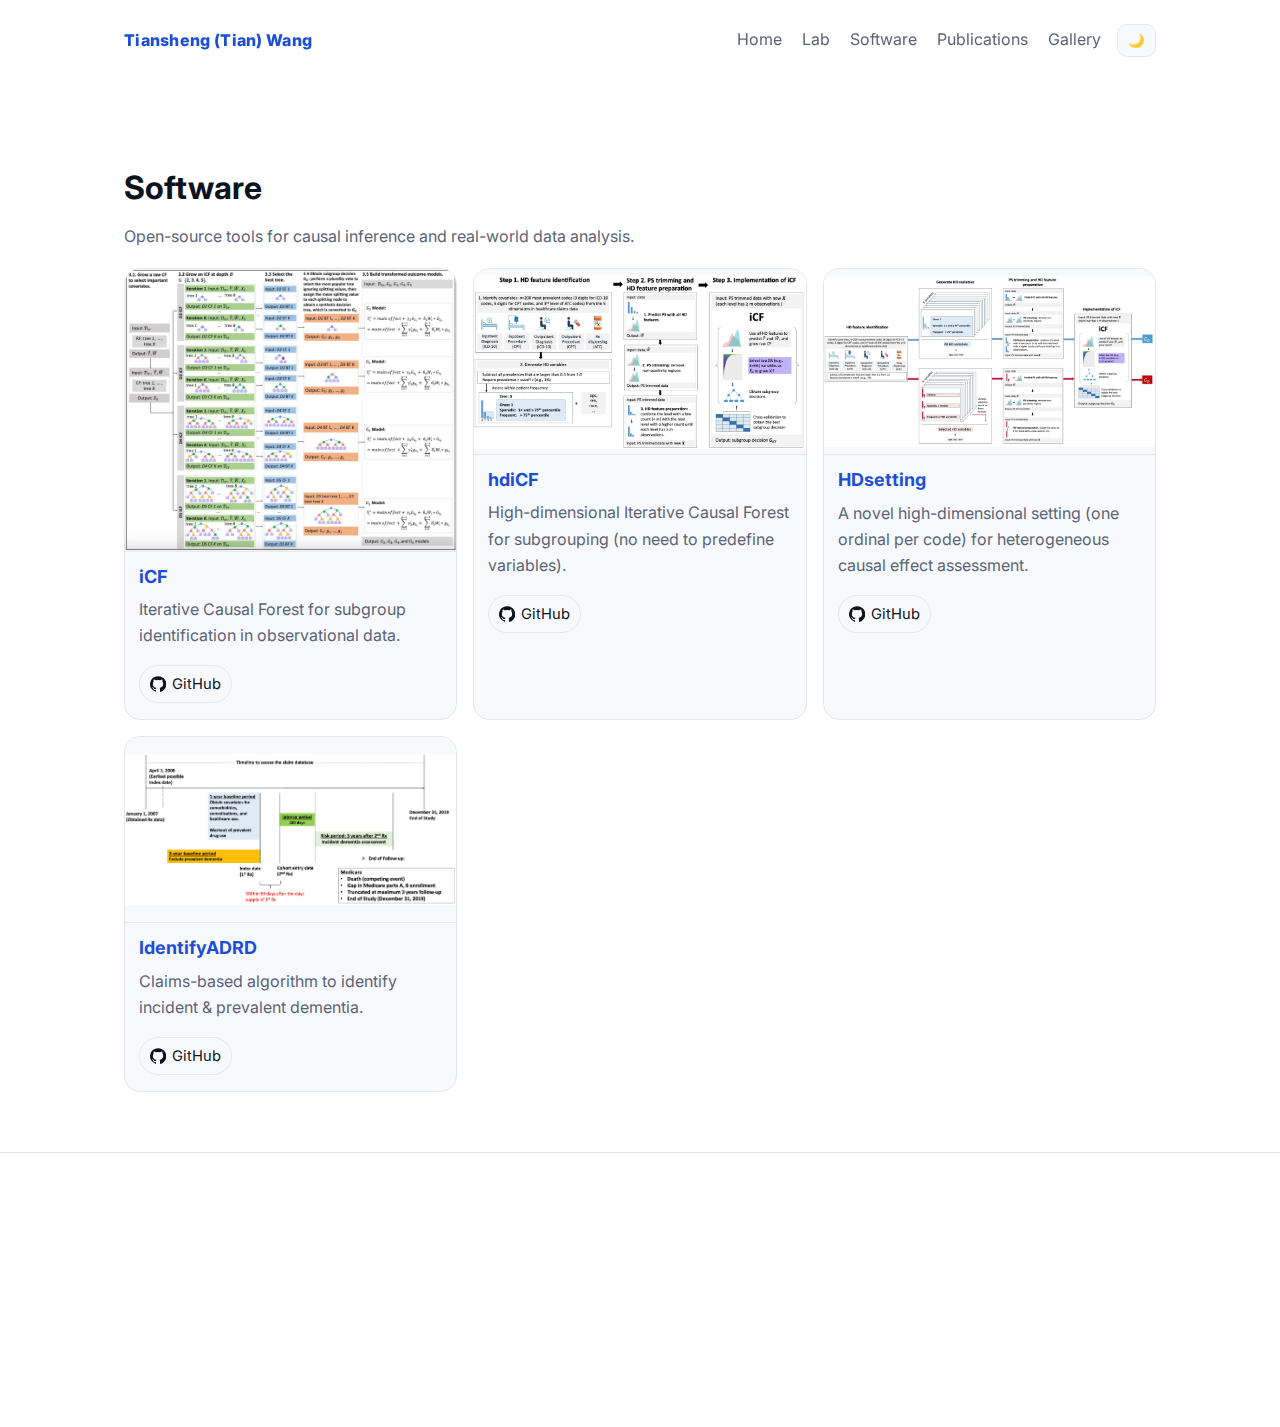
<file: software.html>
<!doctype html>
<html lang="en">
<head>
  <meta charset="utf-8" />
  <meta name="viewport" content="width=device-width, initial-scale=1" />
  <title>Software — Tiansheng (Tian) Wang</title>
  <meta name="description" content="Open-source software by Tiansheng (Tian) Wang — iCF, hdiCF, HDsetting, IdentifyADRD." />

  <!-- Fonts + Shared CSS -->
  <link rel="preconnect" href="https://fonts.googleapis.com">
  <link rel="preconnect" href="https://fonts.gstatic.com" crossorigin>
  <link href="https://fonts.googleapis.com/css2?family=Inter:wght@300;400;500;600;700;800&display=swap" rel="stylesheet">
  <link rel="stylesheet" href="/assets/styles.css?v=12">

  <!-- Page-specific card grid styles (kept small) -->
  <style>
    .soft-grid{
      display:grid;
      grid-template-columns: repeat(12, 1fr);
      gap:16px;
    }
    /* 3 cards per row on desktop */
    .soft-card{
      grid-column: span 4;
      background: var(--card);
      border:1px solid var(--border);
      border-radius:16px;
      overflow:hidden;
      display:flex;
      flex-direction:column;
      transition: transform .18s ease, box-shadow .18s ease, border-color .18s ease;
    }
    .soft-card:hover{
      transform: translateY(-2px);
      box-shadow: 0 16px 48px rgba(0,0,0,.28);
      border-color: color-mix(in srgb, var(--accent) 40%, var(--border));
    }
    .soft-media{
      position:relative;
      aspect-ratio: 16/9;
      background: color-mix(in srgb, var(--card) 85%, transparent);
      border-bottom:1px solid var(--border);
      display:flex; align-items:center; justify-content:center;
    }
    .soft-media img{
      max-width:100%;
      max-height:100%;
      object-fit:contain;
      display:block;
    }
    .soft-body{ padding:14px 14px 16px; display:flex; flex-direction:column; gap:8px; }
    .soft-title{ margin:0; font-size:18px; line-height:1.25; }
    .soft-desc{ margin:0; color: var(--muted); }
    .soft-actions{ margin-top:8px; display:flex; gap:10px; align-items:center; flex-wrap:wrap; }
    .chip{
      display:inline-flex; align-items:center; gap:6px;
      border:1px solid var(--border); border-radius:999px; padding:6px 10px;
      color:var(--fg); background: color-mix(in srgb, var(--card) 92%, transparent);
      font-size:.92rem;
    }
    .chip:hover{ text-decoration:none; filter: brightness(1.05); }
    .chip svg{ width:16px; height:16px; }

    /* Tablet: 2 per row */
    @media (max-width: 900px){
      .soft-card{ grid-column: span 6; }
    }
    /* Mobile: 1 per row */
    @media (max-width: 600px){
      .soft-card{ grid-column: span 12; }
    }
  </style>

  <link rel="icon" href="/images/favicon.jpg" sizes="32x32">
  <link rel="icon" type="image/svg+xml" href="/images/favicon.svg">
</head>
<body>

<header>
  <div class="container">
    <nav>
      <div class="brand"><a href="/index.html">Tiansheng (Tian) Wang</a></div>
      <div class="nav">
        <a href="/index.html">Home</a>
        <a href="/lab.html">Lab</a>
        <a href="/software.html" class="active">Software</a>
        <a href="/publications.html">Publications</a>
        <a href="/gallery.html">Gallery</a>
        <button id="themeToggle" class="toggle" aria-label="Toggle light/dark">🌙</button>
      </div>
    </nav>
  </div>
</header>

<main>
  <section class="reveal">
    <div class="container">
      <h1 style="margin-bottom:8px;">Software</h1>
      <p class="subtitle" style="margin-top:0;">Open-source tools for causal inference and real-world data analysis.</p>

      <div class="soft-grid" style="margin-top:16px;">
        <!-- iCF -->
        <article class="soft-card">
          <a class="soft-media" href="https://github.com/tianshengwang/iCF" target="_blank" rel="noopener">
            <img src="/images/figures/FIGURE1_all_Panels_AB.jpg" alt="iCF key figure" loading="lazy">
          </a>
          <div class="soft-body">
            <h2 class="soft-title"><a href="https://github.com/tianshengwang/iCF" target="_blank" rel="noopener">iCF</a></h2>
            <p class="soft-desc">Iterative Causal Forest for subgroup identification in observational data.</p>
            <div class="soft-actions">
              <a class="chip" href="https://github.com/tianshengwang/iCF" target="_blank" rel="noopener" aria-label="GitHub repository">
                <!-- GitHub icon -->
                <svg viewBox="0 0 16 16" fill="currentColor" aria-hidden="true"><path d="M8 .2a8 8 0 0 0-2.53 15.6c.4.07.55-.18.55-.39v-1.35c-2.24.49-2.71-1.08-2.71-1.08-.36-.9-.88-1.14-.88-1.14-.72-.5.05-.49.05-.49.8.06 1.23.82 1.23.82.71 1.22 1.87.87 2.33.66.07-.52.28-.87.5-1.07-1.79-.2-3.67-.89-3.67-3.98 0-.88.31-1.6.82-2.16-.08-.2-.36-1.02.08-2.13 0 0 .68-.22 2.22.82a7.7 7.7 0 0 1 4.04 0c1.54-1.04 2.22-.82 2.22-.82.44 1.11.16 1.93.08 2.13.51.56.82 1.28.82 2.16 0 3.1-1.88 3.77-3.67 3.98.29.25.54.74.54 1.5v2.23c0 .22.15.47.55.39A8 8 0 0 0 8 .2z"/></svg>
                GitHub
              </a>
            </div>
          </div>
        </article>

        <!-- hdiCF -->
        <article class="soft-card">
          <a class="soft-media" href="https://github.com/tianshengwang/hdiCF" target="_blank" rel="noopener">
            <img src="/images/figures/FIGURE1_hdiCF_3KEYsteps.jpg" alt="hdiCF key figure" loading="lazy">
          </a>
          <div class="soft-body">
            <h2 class="soft-title"><a href="https://github.com/tianshengwang/hdiCF" target="_blank" rel="noopener">hdiCF</a></h2>
            <p class="soft-desc">High-dimensional Iterative Causal Forest for subgrouping (no need to predefine variables).</p>
            <div class="soft-actions">
              <a class="chip" href="https://github.com/tianshengwang/hdiCF" target="_blank" rel="noopener" aria-label="GitHub repository">
                <svg viewBox="0 0 16 16" fill="currentColor" aria-hidden="true"><path d="M8 .2a8 8 0 0 0-2.53 15.6c.4.07.55-.18.55-.39v-1.35c-2.24.49-2.71-1.08-2.71-1.08-.36-.9-.88-1.14-.88-1.14-.72-.5.05-.49.05-.49.8.06 1.23.82 1.23.82.71 1.22 1.87.87 2.33.66.07-.52.28-.87.5-1.07-1.79-.2-3.67-.89-3.67-3.98 0-.88.31-1.6.82-2.16-.08-.2-.36-1.02.08-2.13 0 0 .68-.22 2.22.82a7.7 7.7 0 0 1 4.04 0c1.54-1.04 2.22-.82 2.22-.82.44 1.11.16 1.93.08 2.13.51.56.82 1.28.82 2.16 0 3.1-1.88 3.77-3.67 3.98.29.25.54.74.54 1.5v2.23c0 .22.15.47.55.39A8 8 0 0 0 8 .2z"/></svg>
                GitHub
              </a>
            </div>
          </div>
        </article>

        <!-- HDsetting -->
        <article class="soft-card">
          <a class="soft-media" href="https://github.com/tianshengwang/HDsetting" target="_blank" rel="noopener">
            <img src="/images/figures/FIG2_HDsetting_comparison.jpg" alt="HDsetting key figure" loading="lazy">
          </a>
          <div class="soft-body">
            <h2 class="soft-title"><a href="https://github.com/tianshengwang/HDsetting" target="_blank" rel="noopener">HDsetting</a></h2>
            <p class="soft-desc">A novel high-dimensional setting (one ordinal per code) for heterogeneous causal effect assessment.</p>
            <div class="soft-actions">
              <a class="chip" href="https://github.com/tianshengwang/HDsetting" target="_blank" rel="noopener" aria-label="GitHub repository">
                <svg viewBox="0 0 16 16" fill="currentColor" aria-hidden="true"><path d="M8 .2a8 8 0 0 0-2.53 15.6c.4.07.55-.18.55-.39v-1.35c-2.24.49-2.71-1.08-2.71-1.08-.36-.9-.88-1.14-.88-1.14-.72-.5.05-.49.05-.49.8.06 1.23.82 1.23.82.71 1.22 1.87.87 2.33.66.07-.52.28-.87.5-1.07-1.79-.2-3.67-.89-3.67-3.98 0-.88.31-1.6.82-2.16-.08-.2-.36-1.02.08-2.13 0 0 .68-.22 2.22.82a7.7 7.7 0 0 1 4.04 0c1.54-1.04 2.22-.82 2.22-.82.44 1.11.16 1.93.08 2.13.51.56.82 1.28.82 2.16 0 3.1-1.88 3.77-3.67 3.98.29.25.54.74.54 1.5v2.23c0 .22.15.47.55.39A8 8 0 0 0 8 .2z"/></svg>
                GitHub
              </a>
            </div>
          </div>
        </article>

        <!-- IdentifyADRD (new row starts automatically because 4th card) -->
        <article class="soft-card">
          <a class="soft-media" href="https://github.com/tianshengwang/IdentifyADRD" target="_blank" rel="noopener">
            <img src="/images/figures/Fig3_StudyDesignTimeline_Dementia.jpg" alt="IdentifyADRD key figure" loading="lazy">
          </a>
          <div class="soft-body">
            <h2 class="soft-title"><a href="https://github.com/tianshengwang/IdentifyADRD" target="_blank" rel="noopener">IdentifyADRD</a></h2>
            <p class="soft-desc">Claims-based algorithm to identify incident & prevalent dementia.</p>
            <div class="soft-actions">
              <a class="chip" href="https://github.com/tianshengwang/IdentifyADRD" target="_blank" rel="noopener" aria-label="GitHub repository">
                <svg viewBox="0 0 16 16" fill="currentColor" aria-hidden="true"><path d="M8 .2a8 8 0 0 0-2.53 15.6c.4.07.55-.18.55-.39v-1.35c-2.24.49-2.71-1.08-2.71-1.08-.36-.9-.88-1.14-.88-1.14-.72-.5.05-.49.05-.49.8.06 1.23.82 1.23.82.71 1.22 1.87.87 2.33.66.07-.52.28-.87.5-1.07-1.79-.2-3.67-.89-3.67-3.98 0-.88.31-1.6.82-2.16-.08-.2-.36-1.02.08-2.13 0 0 .68-.22 2.22.82a7.7 7.7 0 0 1 4.04 0c1.54-1.04 2.22-.82 2.22-.82.44 1.11.16 1.93.08 2.13.51.56.82 1.28.82 2.16 0 3.1-1.88 3.77-3.67 3.98.29.25.54.74.54 1.5v2.23c0 .22.15 .47.55 .39A8 8 0 0 0 8 .2z"/></svg>
                GitHub
              </a>
            </div>
          </div>
        </article>

        <!-- Add more cards later; the grid will automatically make new rows (3 per row on desktop). -->

      </div>
    </div>
  </section>
</main>

<section id="contact" class="reveal">
  <div class="container">
    <h2>Contact</h2>
    <p><strong>Email:</strong> <a href="mailto:tianwang@uh.edu">tianwang@uh.edu</a> · <strong>GitHub:</strong> <a href="https://github.com/tianshengwang" target="_blank">@tianshengwang</a></p>
    <p style="color:#7c869a">© <span id="year"></span> Tiansheng (Tian) Wang — Built with vanilla HTML/CSS, animated blobs, and scroll-reveal ✦ Hosted on GitHub Pages.</p>
  </div>
</section>

<button id="toTop" class="toTop" aria-label="Back to top">↑</button>

<!-- Shared JS -->
<script defer src="/assets/site.js"></script>
</body>
</html>
</file>
<file: assets/styles.css>
<style>
    :root{ /* dark theme (default) */
      --bg:#0b0f19; --fg:#e6e8ee; --muted:#9aa3b2; --card:#0f1627; --border:#20293a; --accent:#60a5fa; --accent2:#22d3ee;
      --link:#93c5fd; --link-hover:#ffffff;
    }
    html:not([data-theme]),
    [data-theme="dark"]{ /* light theme */
      --bg:#ffffff; --fg:#0b1220; --muted:#5b6476; --card:#f7f9fc; --border:#e5e7eb; --accent:#2563eb; --accent2:#06b6d4;
      --link:#1d4ed8; --link-hover:#0b1220;
    }
    *{box-sizing:border-box}
    html,body{margin:0;padding:0;background:var(--bg);color:var(--fg);font-family:Inter,system-ui,Segoe UI,Roboto,Helvetica,Arial,sans-serif;line-height:1.65}
    a{color:var(--link);text-decoration:none}
    a:hover{color:var(--link-hover);text-decoration:underline}
    .container{max-width:1080px;margin:0 auto;padding:24px}
    header{position:sticky;top:0;z-index:50;background:linear-gradient(180deg, color-mix(in srgb,var(--bg) 92%, transparent), color-mix(in srgb,var(--bg) 70%, transparent) 60%, transparent);backdrop-filter:blur(8px)}
    nav{display:flex;align-items:center;justify-content:space-between}
    .brand{font-weight:800;letter-spacing:.3px}
    .nav a{margin-left:16px;color:var(--muted)}
    .nav a:hover{color:var(--fg)}
    .btn{display:inline-block;padding:10px 14px;border-radius:12px;background:linear-gradient(135deg,var(--accent),var(--accent2));color:#071426;font-weight:700}
    .btn:hover{filter:brightness(1.05)}
    .ghost{display:inline-block;padding:8px 12px;border-radius:10px;border:1px solid var(--border);background:var(--card);color:var(--fg)}

    /* Theme toggle button */
    .toggle{margin-left:12px; border:1px solid var(--border); background:var(--card); color:var(--fg); border-radius:10px; padding:8px 10px; cursor:pointer}

    /* Hero */
    .hero{position:relative;overflow:hidden;border-bottom:1px solid var(--border)}
    .grid{display:grid;grid-template-columns:1.1fr .9fr;gap:28px;align-items:center}
    .title{font-size:34px;line-height:1.15;margin:0 0 8px}
    .subtitle{color:var(--muted);margin:0 0 18px}
    .badges a{display:inline-block;margin:8px 8px 0 0;padding:8px 12px;border:1px solid var(--border);border-radius:999px;background:rgba(255,255,255,0.03)}
    [data-theme="light"] .badges a{background:var(--card)}
    .avatarWrap{display:flex;justify-content:center}
    .avatar{width:100%;max-width:360px;height:auto;border-radius:28px;object-fit:cover;border:1px solid var(--border);box-shadow:0 20px 60px rgba(0,0,0,.35)}

    /* Animated background blobs */
    .blob{position:absolute;filter:blur(40px);opacity:.5;z-index:-1}
    .b1{width:420px;height:420px;background:radial-gradient(circle at 30% 30%, var(--accent), transparent 60%);top:-60px;left:-80px;animation:float1 12s ease-in-out infinite}
    .b2{width:380px;height:380px;background:radial-gradient(circle at 70% 70%, var(--accent2), transparent 60%);bottom:-80px;right:-60px;animation:float2 13s ease-in-out infinite}
    @keyframes float1{0%,100%{transform:translate(0,0)}50%{transform:translate(10px,18px)}}
    @keyframes float2{0%,100%{transform:translate(0,0)}50%{transform:translate(-14px,-10px)}}

    section{padding:36px 0;border-bottom:1px solid var(--border)}
    h2{font-size:22px;margin:0 0 12px}

    .cards{display:grid;grid-template-columns:repeat(12,1fr);gap:16px}
    .card{grid-column:span 12;background:var(--card);border:1px solid var(--border);border-radius:16px;padding:16px}
    @media(min-width:900px){.card.half{grid-column:span 6}}

    .pub li{margin-bottom:12px}

    footer{padding:28px 0;color:#7c869a}

    /* Back to top */
    .toTop{position:fixed;right:16px;bottom:16px;border:1px solid var(--border);background:var(--card);color:var(--fg);border-radius:12px;padding:10px 12px;cursor:pointer;opacity:0;pointer-events:none;transition:all .25s ease;box-shadow:0 8px 24px rgba(0,0,0,.25)}
    .toTop.show{opacity:1;pointer-events:auto}

    /* Scroll reveal */
    .reveal{opacity:0;transform:translateY(16px);transition:all .6s ease}
    .reveal.show{opacity:1;transform:none}

    /* Active Research Panels */
    .panel{background:var(--card);border:1px solid var(--border);border-radius:16px;padding:16px;margin-bottom:16px}
    .panel h3{margin-top:0}
    .panel .summary{color:var(--fg)}
    .figure-card{border:1px dashed var(--border);border-radius:12px;padding:10px;text-align:center;background:color-mix(in srgb, var(--card) 80%, transparent)}
    .figure-card img{max-width:100%;border-radius:10px}
    .figure-card .caption{color:var(--muted);font-size:.9rem;margin-top:6px}

    /* Panels: summary + per-article rows with their own figures */
.panel .summary{color:var(--fg); margin-bottom:12px}

.panel-items{
  display:grid;
  gap:16px;              /* space between rows */
}

/* Each paper row: text left, figure right */
.paper{
  display:grid;
  grid-template-columns: 1.2fr .8fr;
  gap:16px;
  align-items:start;
  border:1px solid var(--border);
  border-radius:12px;
  padding:12px;
  background:color-mix(in srgb, var(--card) 92%, transparent);
}

/* Title/link area */
.paper .meta ul{margin:6px 0 0 18px}
.paper .meta li{margin:8px 0}

/* Figure card reused */
.figure-card{border:1px dashed var(--border);border-radius:10px;padding:10px;text-align:center;background:color-mix(in srgb, var(--card) 80%, transparent)}
.figure-card img{max-width:100%;border-radius:8px}
.figure-card .caption{color:var(--muted);font-size:.9rem;margin-top:6px}

/* Mobile: stack text over figure */
@media (max-width:900px){
  .paper{grid-template-columns:1fr}
}

    /* Responsive */
    @media(max-width:900px){
      .grid{grid-template-columns:1fr}
      .title{font-size:28px}
    }
  </style>
</file>
